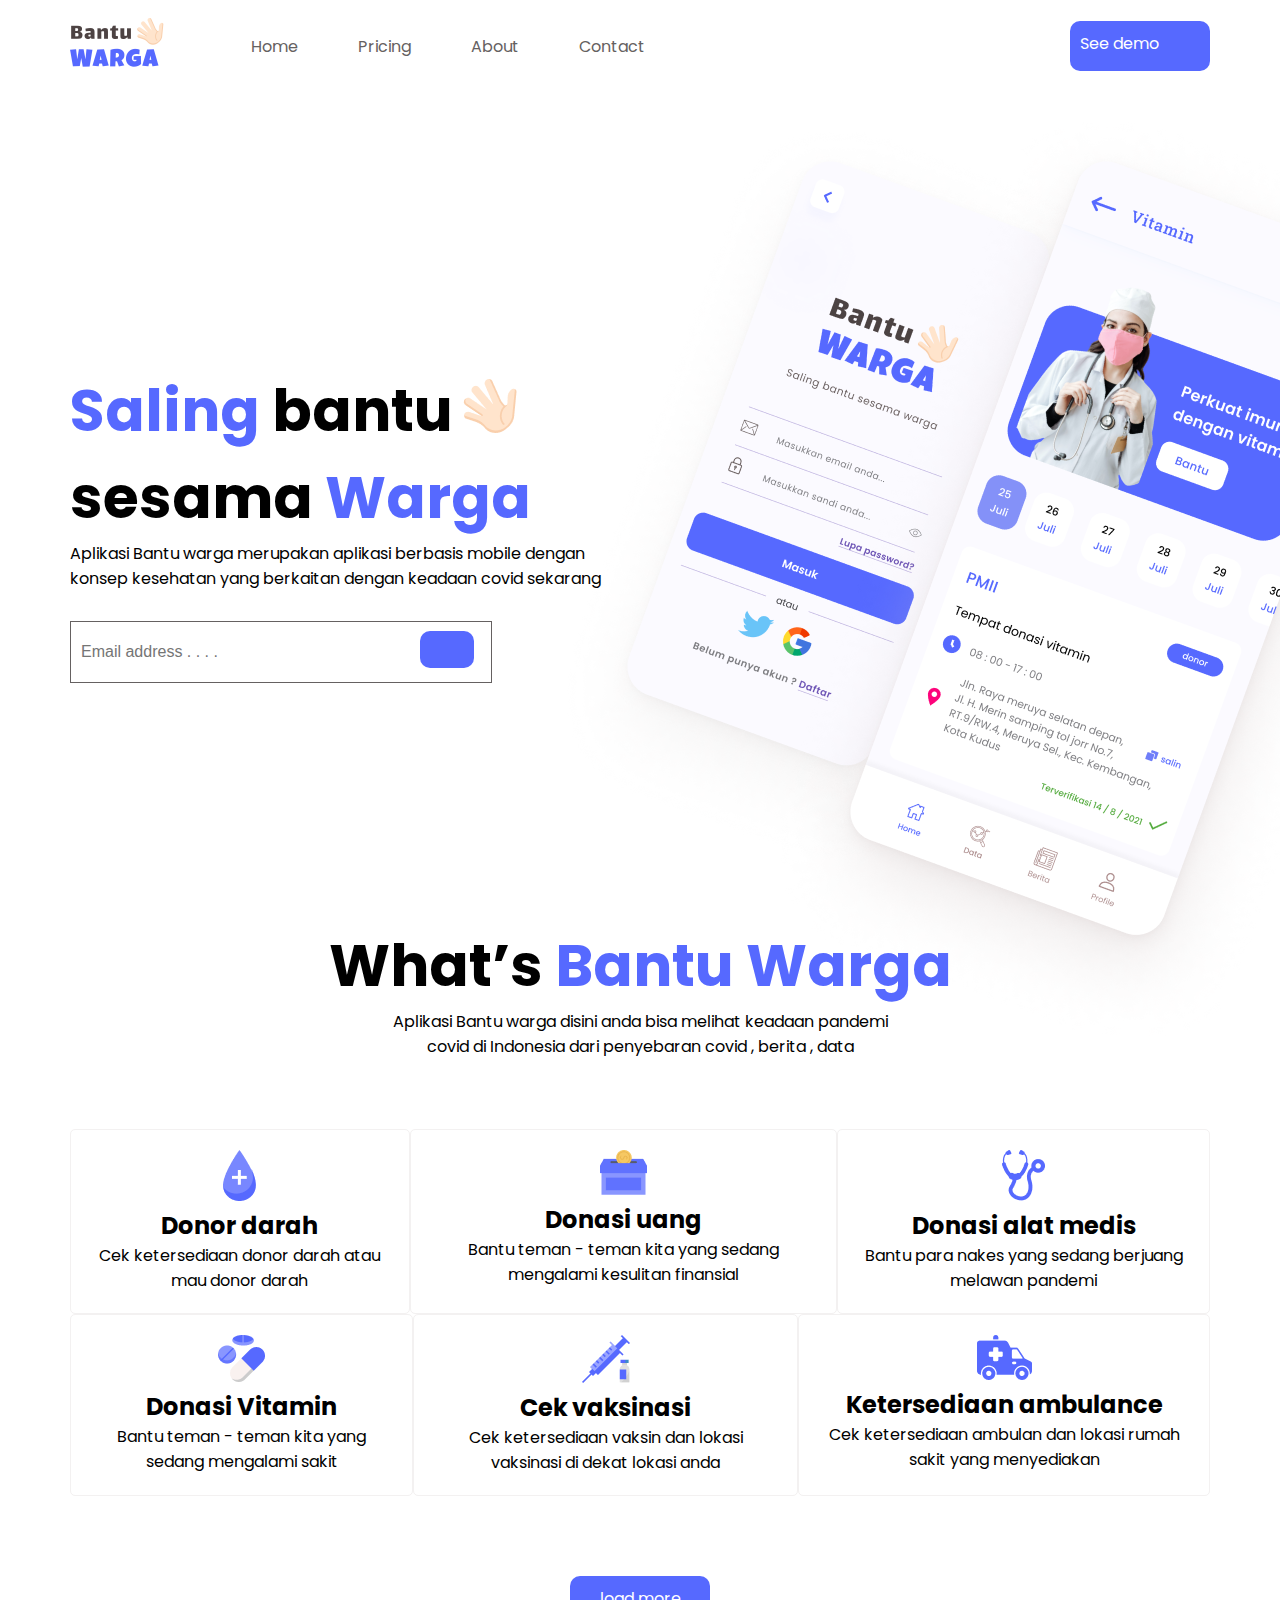
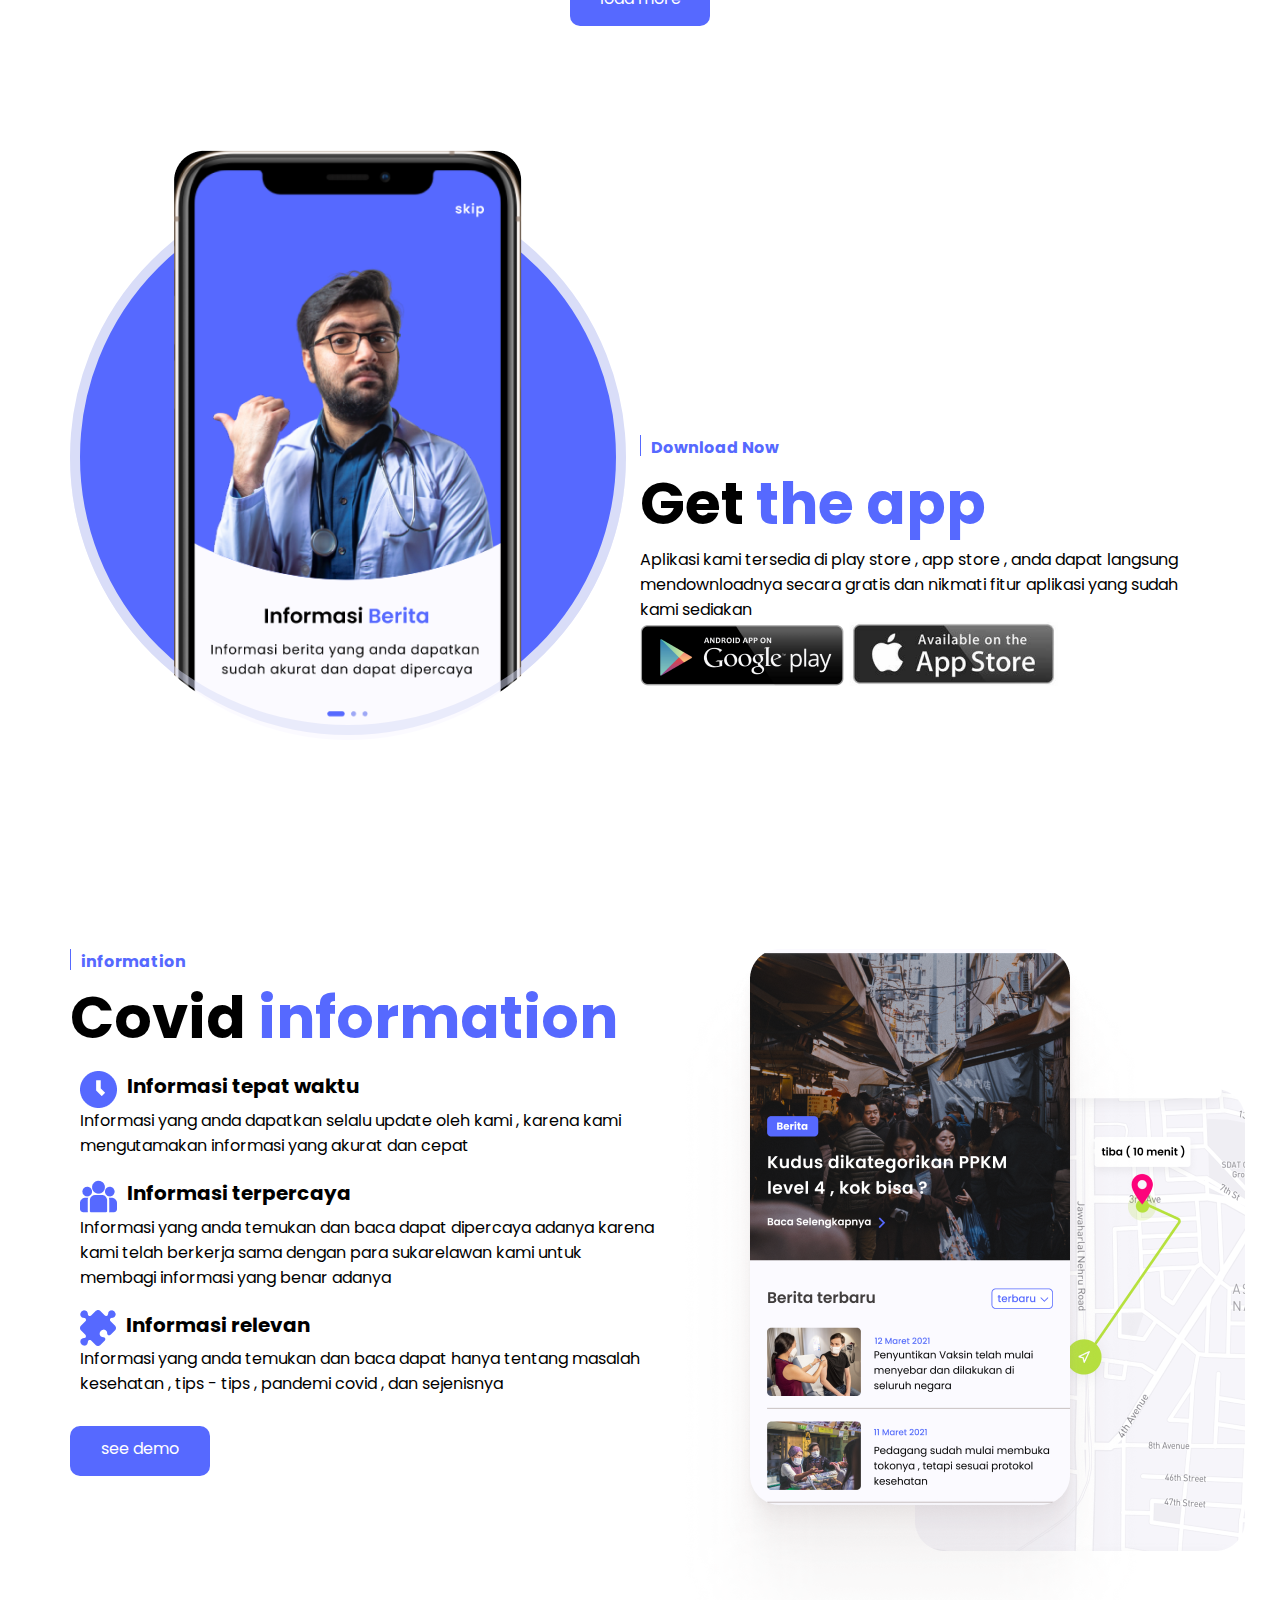
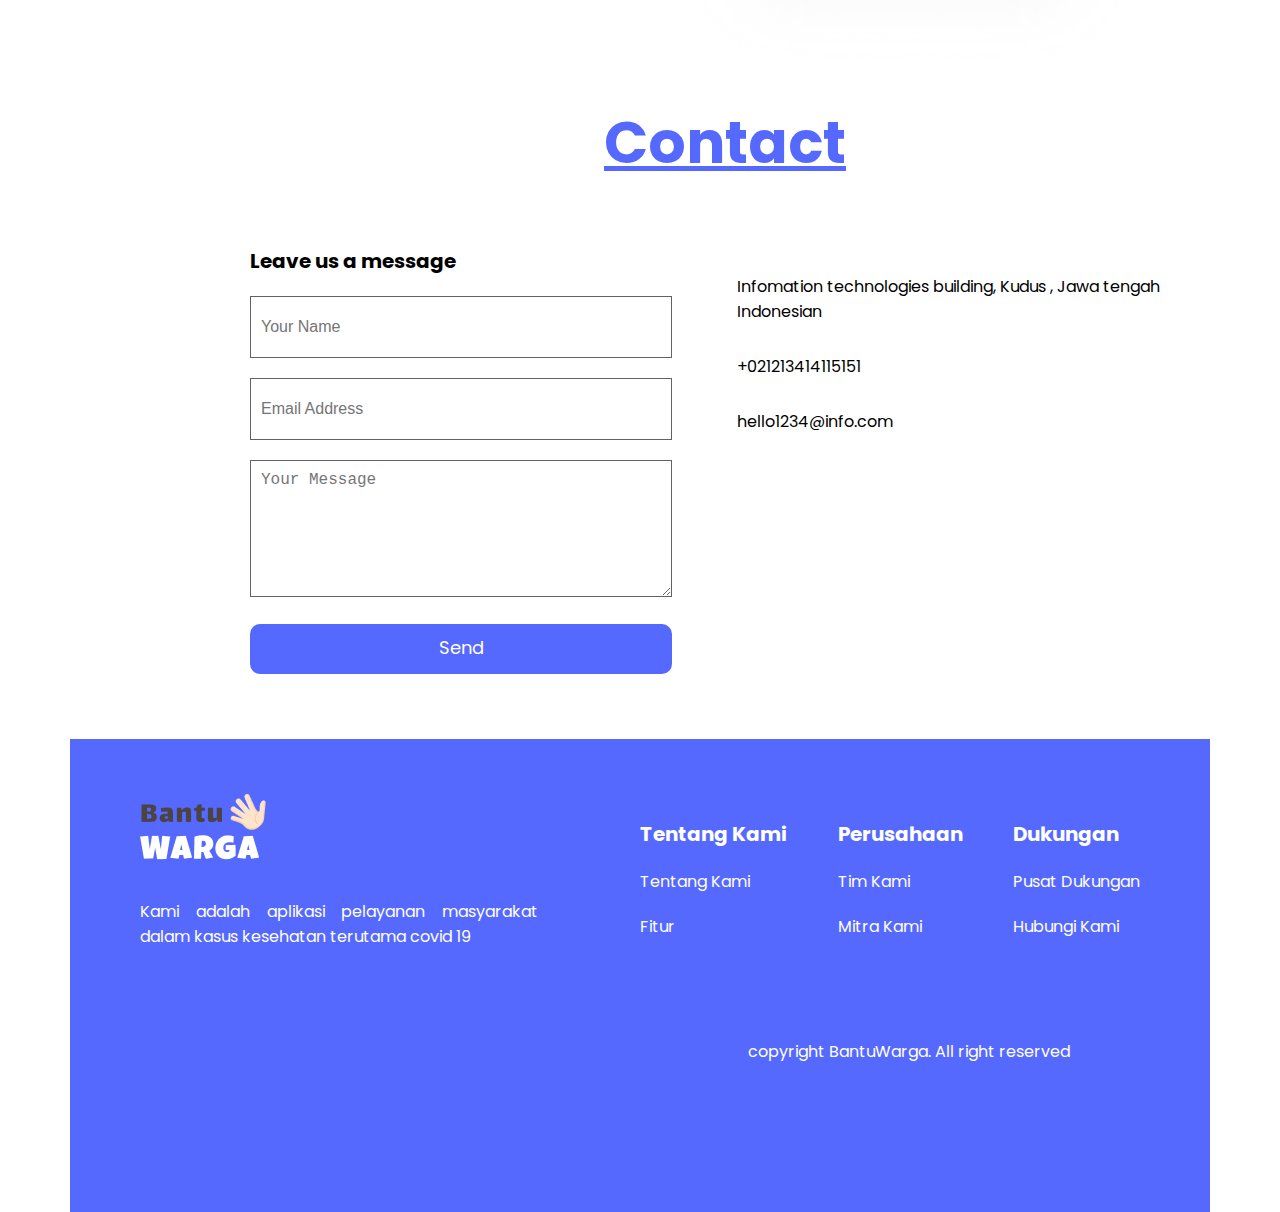
<file: index.html>
<!DOCTYPE html>
<html lang="en">

<head>
    <meta charset="UTF-8">
    <meta http-equiv="X-UA-Compatible" content="IE=edge">
    <meta name="viewport" content="width=device-width, initial-scale=1.0">
    <title>Css Project</title>
    <link rel="stylesheet" href="https://cdnjs.cloudflare.com/ajax/libs/font-awesome/6.4.0/css/all.min.css" integrity="sha512-iecdLmaskl7CVkqkXNQ/ZH/XLlvWZOJyj7Yy7tcenmpD1ypASozpmT/E0iPtmFIB46ZmdtAc9eNBvH0H/ZpiBw==" crossorigin="anonymous" referrerpolicy="no-referrer" />
    <link rel="stylesheet" href="./css/style.css">
</head>

<body>
    <!-- Header Area Start -->
    <header class="header-area">
        <div class="header">
            <div class="logo-area">
                <img src="./images/i1.png" alt="header-logo" class="logo1">
            </div>

            <nav class="main-manu">
                <ul>
                    <li><a href="#">Home</a></li>
                    <li><a href="#">Pricing</a></li>
                    <li><a href="#">About</a></li>
                    <li><a href="#">Contact</a></li>
                </ul>
            </nav>

            <div class="button-area">
                <a href="#" class="button">See demo</a>
            </div>
        </div>
    </header>
    <!-- Header Area End -->

    <!-- Hero Area Start -->
    <div class="hero-area">
        <div class="hero">
            <div class="text-area">
                <h1>
                  <span>Saling</span> bantu 
                  <img src="./images/hello 1.png" alt="hello image"><br>
                  sesama <span>Warga</span>
                </h1>
                <p>
                    Aplikasi Bantu warga merupakan aplikasi berbasis mobile dengan <br>
                    konsep kesehatan yang berkaitan dengan keadaan covid sekarang
                </p>
                <div class="text-area-form">
                    <input class="name" type="Username" name="Username" id="Username" placeholder="Email address . . . . ">
                    <a href="#" class="button"><i class="fa-solid fa-arrow-right"></i></a>
                </div>
            </div>
            <div class="image-area">
                <img src="./images/i2.png" alt="image" class="image2">
                <img src="./images/i3.png" alt="image" class="image3">
            </div>
        </div>
    </div>
    <!-- Hero Area End -->

    <!-- Info Area Start -->
    <div class="info-area">
        <div class="info">
            <div class="info-head">
                <h1>What’s <span>Bantu Warga </span></h1>
                <p>
                    Aplikasi Bantu warga disini anda bisa melihat keadaan pandemi <br> 
                    covid di Indonesia dari penyebaran covid , berita , data  
                </p>
            </div>
            <div class="info-details">
                <div class="info-details-1">
                    <div class="g-info">
                        <div class="info-logo">
                            <img src="./images/i4.png" alt="info-logo">
                        </div>
                        <div class="info-text">
                            <h2>Donor darah</h2>
                            <p>Cek ketersediaan donor darah atau mau donor darah</p>
                        </div>
                    </div>
                    <div class="g-info">
                        <div class="info-logo">
                            <img src="./images/i5.png" alt="info-logo">
                        </div>
                        <div class="info-text">
                            <h2>Donasi uang</h2>
                            <p>Bantu teman - teman kita yang sedang mengalami kesulitan finansial</p>
                        </div>
                    </div>
                    <div class="g-info">
                        <div class="info-logo">
                            <img src="./images/i6.png" alt="info-logo">
                        </div>
                        <div class="info-text">
                            <h2>Donasi alat medis</h2>
                            <p>Bantu para nakes yang sedang berjuang melawan pandemi</p>
                        </div>
                    </div>
                </div>
                <div class="info-details-2">
                    <div class="g-info">
                        <div class="info-logo">
                            <img src="./images/i7.png" alt="info-logo">
                        </div>
                        <div class="info-text">
                            <h2>Donasi Vitamin</h2>
                            <p>Bantu teman - teman kita yang sedang mengalami sakit </p>
                        </div>
                    </div>
                    <div class="g-info">
                        <div class="info-logo">
                            <img src="./images/i8.png" alt="info-logo">
                        </div>
                        <div class="info-text">
                            <h2>Cek vaksinasi</h2>
                            <p>Cek ketersediaan vaksin dan lokasi vaksinasi di dekat lokasi anda</p>
                        </div>
                    </div>
                    <div class="g-info">
                        <div class="info-logo">
                            <img src="./images/i9.png" alt="info-logo">
                        </div>
                        <div class="info-text">
                            <h2>Ketersediaan ambulance</h2>
                            <p>Cek ketersediaan ambulan dan lokasi rumah sakit yang menyediakan</p>
                        </div>
                    </div>
                </div>
            </div>

            <div class="info-button">
                <a href="#" class="button">load more</a>
            </div>
        </div>
        
    </div>
    <!-- Info Area End -->

    <!-- Promotion Area Start -->
    <div class="promotion-area">
        <div class="promotion">
            <div class="promtion-image">
                <div class="background-image"></div>
                <div class="image">
                    <img src="./images/i10.png" alt="promotion image">
                </div>
                <div class="background-image-border"></div>
            </div>
            <div class="promotion-text">
                <div class="pmn-text-top">
                    <div></div>
                    <h3>Download Now</h3>
                </div>
                <div class="pmn-text">
                  <h1>Get <nav>the app</nav></h1>
                  <p>
                     Aplikasi kami tersedia di play store , app store , anda dapat 
                     langsung mendownloadnya secara gratis dan nikmati fitur 
                    aplikasi yang sudah kami sediakan
                  </p>
                </div>
                <div class="pmn-bottom">
                    <img src="./images/i11.png" alt="pmn image">
                    <img src="./images/i12.png" alt="pmn image">
                </div>
            </div>
        </div>
    </div>
    <!-- Promotion Area End -->

    <!-- Covid Info Area Start -->
    <div class="covid-info-area">
        <div class="covid-info">
            <div class="covid-info-text">
                <div class="covid-info-top">
                    <div></div>
                    <h3>information</h3>
                </div>
                <div class="covid-info-head">
                    <h1>Covid <nav>information</nav></h1>
                </div>
                <div class="covid-info-details">
                    <div class="c-info">
                        <div class="details-head">
                            <img src="./images/i13.png" alt="info image">
                            <h3>Informasi tepat waktu</h3>
                        </div>
                        <p>
                            Informasi yang anda dapatkan selalu update oleh kami , karena 
                            kami mengutamakan informasi yang akurat dan cepat 
                        </p>
                    </div>
                    <div class="c-info">
                        <div class="details-head">
                            <img src="./images/i14.png" alt="info image">
                            <h3>Informasi terpercaya</h3>
                        </div>
                        <p>
                            Informasi yang anda temukan dan baca dapat dipercaya adanya 
                            karena kami telah berkerja sama dengan para sukarelawan kami
                            untuk membagi informasi yang benar adanya
                        </p>
                    </div>
                    <div class="c-info">
                        <div class="details-head">
                            <img src="./images/i15.png" alt="info image">
                            <h3>Informasi relevan</h3>
                        </div>
                        <p>
                            Informasi yang anda temukan dan baca dapat hanya tentang 
                            masalah kesehatan , tips - tips , pandemi covid , dan sejenisnya
                        </p>
                    </div>
                </div>
                <div class="covid-info-btn">
                    <a href="#" class="button">see demo</a>
                </div>
            </div>
            <div class="covid-info-image">
                <img src="./images/i17.png" alt="covid info image" class="covid-image-1">
                <img src="./images/i16.png" alt="covid info image" class="covid-image-2">
            </div>
        </div>
    </div>
    <!-- Covid Info Area End -->

    <!-- Contact Area Start -->
    <div class="contact-area">
        <div class="contact">
            <div class="contact-head">
                <h1>Contact</h1>
            </div>
           <div class="contact-info">
            <div class="contact-form">
                <div class="contact-form-head">
                    <h3>Leave us a message</h3>
                </div>
                <div>
                    <input class="name" type="Username" name="Username" id="Username" placeholder="Your Name">
                </div>
                  
                <div >
                    <input class="email" type="Email" name="Email" id="Email" placeholder="Email Address">
                </div>

                <div >
                    <textarea id="message" rows="10" placeholder="Your Message" class="message"></textarea>
                </div>
                <div class="contact-btn">
                    <a href="#" class="button">Send</a>
                </div>
            </div>
            <div class="contact-info-details">
                <ul>
                    <li>
                        <i class="fa-solid fa-location-dot"></i>
                        <p>
                            Infomation technologies building,
                            Kudus , Jawa tengah Indonesian
                        </p>
                    </li>
                    <li>
                        <i class="fa-solid fa-phone"></i>
                        <p>+021213414115151</p>
                    </li>
                    <li>
                        <i class="fa-solid fa-envelope"></i>
                        <p>hello1234@info.com</p>
                    </li>
                    <li>
                        <i class="fa-brands fa-youtube"></i>
                        <i class="fa-brands fa-instagram"></i>
                        <i class="fa-brands fa-facebook"></i>
                        <i class="fa-brands fa-twitter"></i>
                    </li>
                </ul>
                <div class="map">
                    <iframe src="https://www.google.com/maps/embed?pb=!1m18!1m12!1m3!1d14604.462637539878!2d90.39441833913072!3d23.778895394653382!2m3!1f0!2f0!3f0!3m2!1i1024!2i768!4f13.1!3m3!1m2!1s0x3755c77094eace8b%3A0x1cd8c2d9239b6cb7!2sMohakhali%2C%20Dhaka%201212!5e0!3m2!1sen!2sbd!4v1690015995554!5m2!1sen!2sbd" width="350" height="155" style="border:0;" allowfullscreen="" loading="lazy" referrerpolicy="no-referrer-when-downgrade"></iframe>
                </div>
            </div>

        </div>
    </div>    
    </div>
    <!-- Contact Area End -->

    <!-- Footer Area Start -->
    <div class="footer-area">
        <div class="footer">
            <div class="footer-info">
                <div class="footer-logo">
                    <img src="./images/i18.png" alt="">
                </div>
                <div class="footer-desc">
                    <p>
                        Kami adalah  aplikasi pelayanan
                        masyarakat dalam kasus kesehatan
                        terutama covid 19
                    </p>
                </div>
            </div>

            <div class="footer-list">
                <div class="list">
                    <ul>
                        <li><h3>Tentang Kami</h3></li>
                        <li>Tentang Kami</li>
                        <li>Fitur</li>
                    </ul>
                </div>
                <div class="list">
                    <ul>
                        <li><h3>Perusahaan</h3></li>
                        <li>Tim Kami</li>
                        <li>Mitra Kami</li>
                    </ul>
                </div>
                <div class="list">
                    <ul>
                        <li><h3>Dukungan</h3></li>
                        <li>Pusat Dukungan</li>
                        <li>Hubungi Kami</li>
                    </ul>
                </div>
            </div>
        </div>
        <div class="footer-bottom">
            <div class="footer-bottom-icon">
                <i class="fa-brands fa-facebook"></i>
                <i class="fa-brands fa-twitter"></i>
                <i class="fa-brands fa-instagram"></i>
            </div>
            <div class="footer-bottom-copy">
                <p>copyright BantuWarga. All right reserved</p>
            </div>
        </div>
    </div>
    <!-- Footer Area End -->

</body>

</html>
</file>
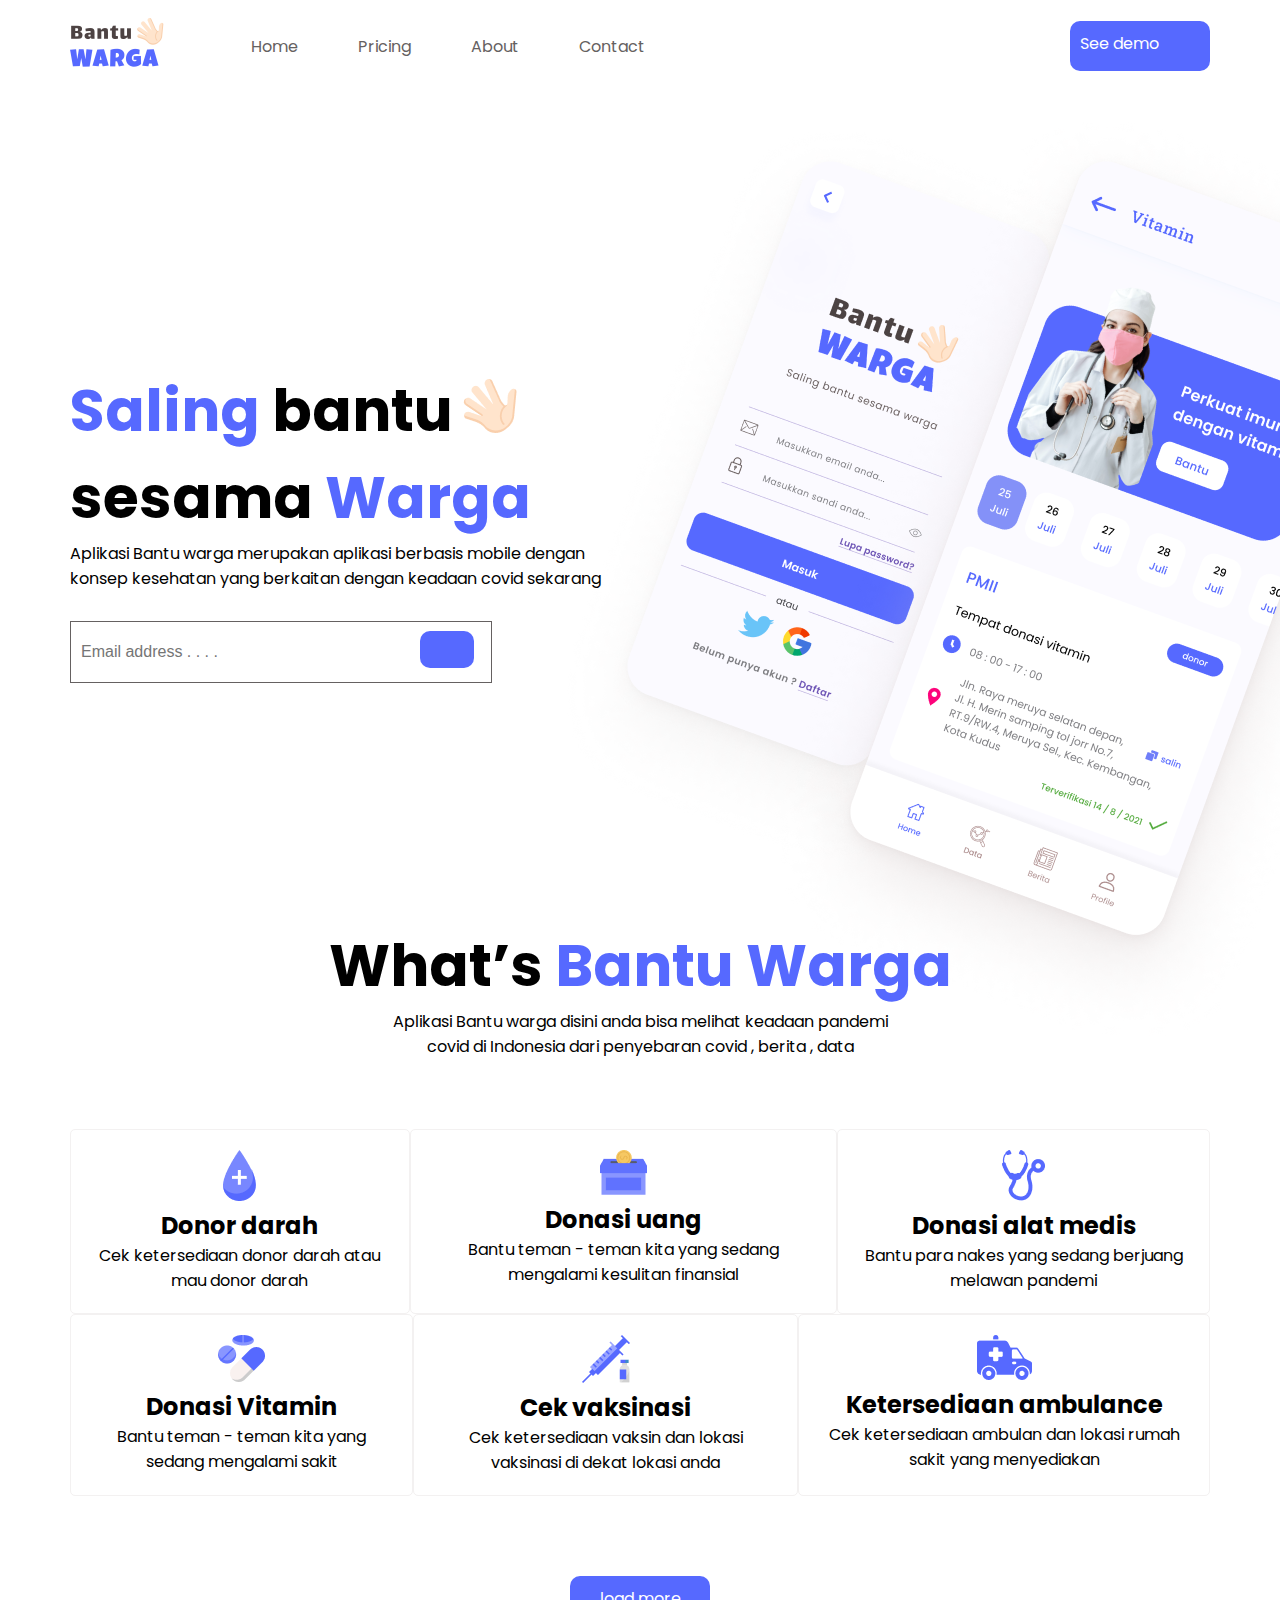
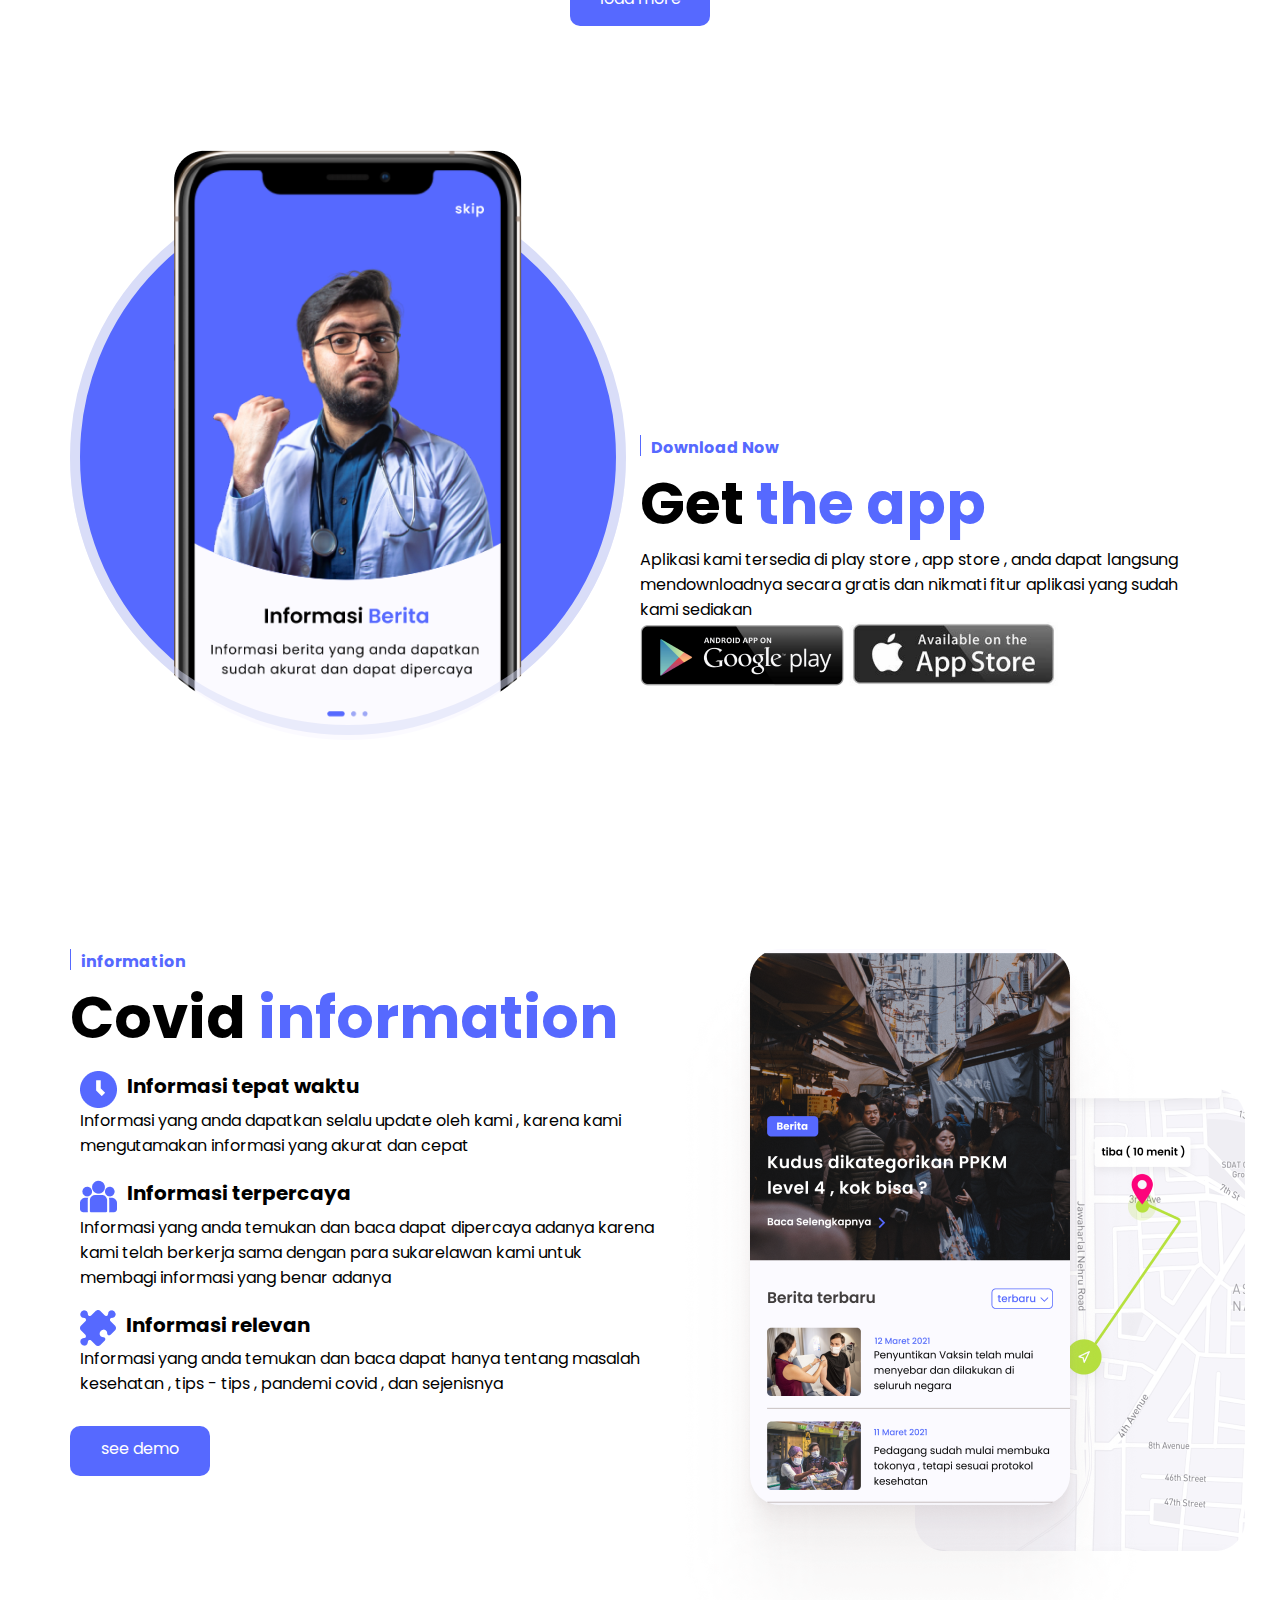
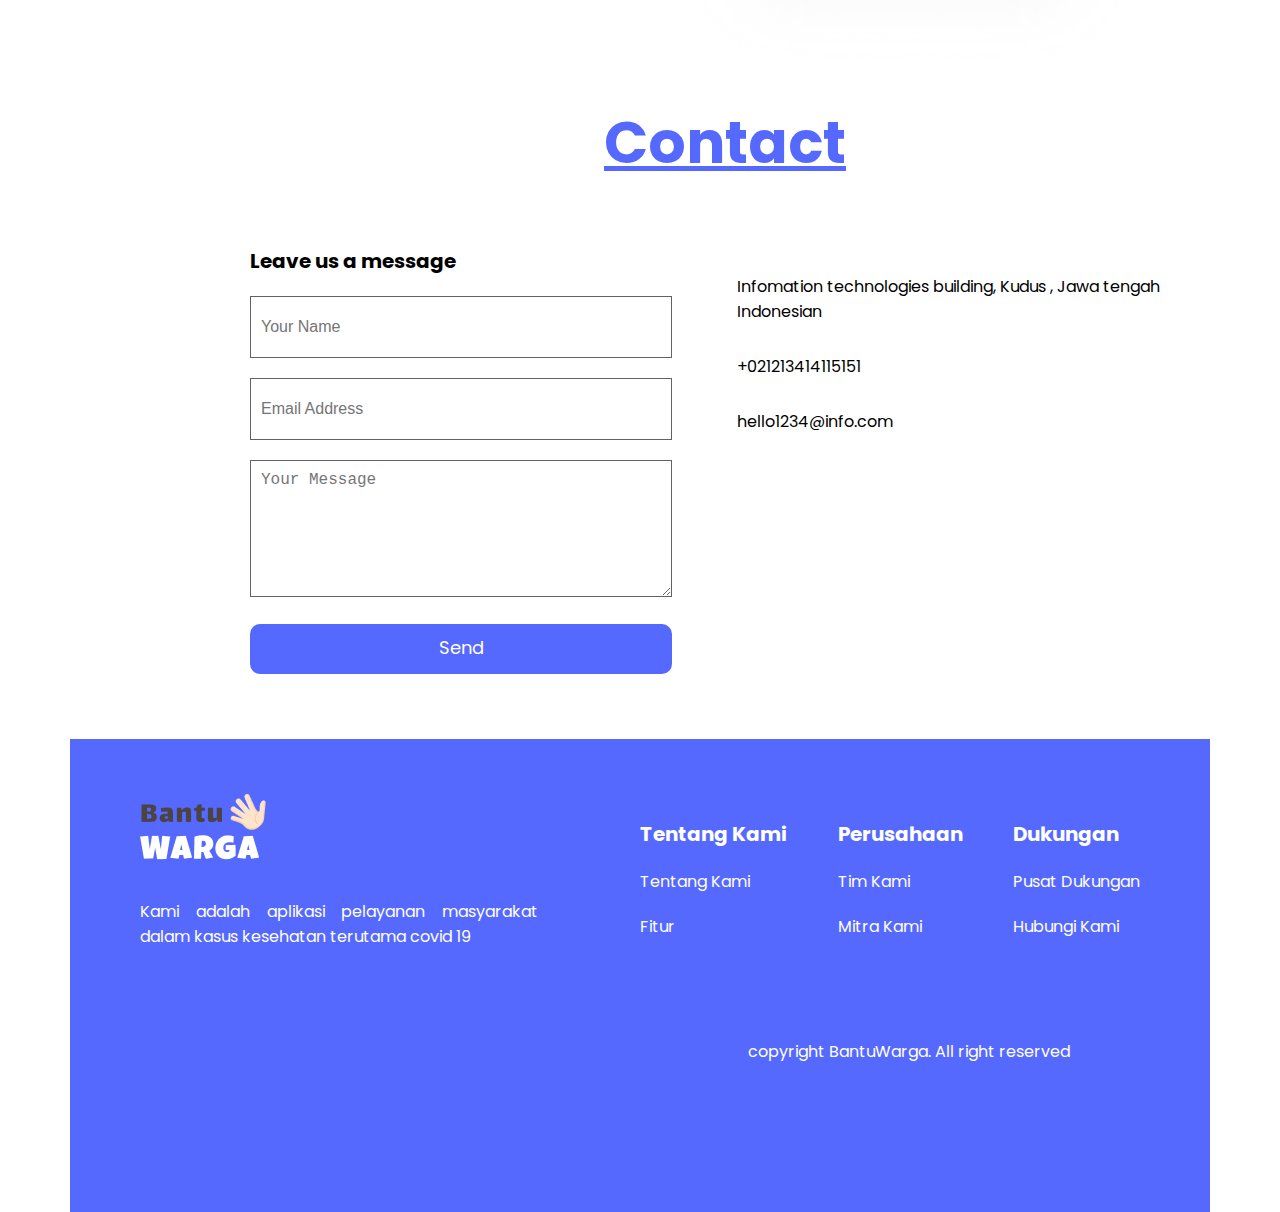
<file: index1.html>
<!DOCTYPE html>
<html lang="en">

<head>
    <meta charset="UTF-8">
    <meta http-equiv="X-UA-Compatible" content="IE=edge">
    <meta name="viewport" content="width=device-width, initial-scale=1.0">
    <title>Css Project</title>
    <link rel="stylesheet" href="https://cdnjs.cloudflare.com/ajax/libs/font-awesome/6.4.0/css/all.min.css" integrity="sha512-iecdLmaskl7CVkqkXNQ/ZH/XLlvWZOJyj7Yy7tcenmpD1ypASozpmT/E0iPtmFIB46ZmdtAc9eNBvH0H/ZpiBw==" crossorigin="anonymous" referrerpolicy="no-referrer" />
    <link rel="stylesheet" href="./css/style.css">
</head>

<body>
    <!-- Header Area Start -->
    <header class="header-area">
        <div class="header">
            <div class="logo-area">
                <img src="./images/i1.png" alt="header-logo" class="logo1">
            </div>

            <nav class="main-manu">
                <ul>
                    <li><a href="#">Home</a></li>
                    <li><a href="#">Pricing</a></li>
                    <li><a href="#">About</a></li>
                    <li><a href="#">Contact</a></li>
                </ul>
            </nav>

            <div class="button-area">
                <a href="#" class="button">See demo</a>
            </div>
        </div>
    </header>
    <!-- Header Area End -->

    <!-- Hero Area Start -->
    <div class="hero-area">
        <div class="hero">
            <div class="text-area">
                <h1>
                  <span>Saling</span> bantu 
                  <img src="./images/hello 1.png" alt="hello image"><br>
                  sesama <span>Warga</span>
                </h1>
                <p>
                    Aplikasi Bantu warga merupakan aplikasi berbasis mobile dengan <br>
                    konsep kesehatan yang berkaitan dengan keadaan covid sekarang
                </p>
                <div class="text-area-form">
                    <input class="name" type="Username" name="Username" id="Username" placeholder="Email address . . . . ">
                    <a href="#" class="button"><i class="fa-solid fa-arrow-right"></i></a>
                </div>
            </div>
            <div class="image-area">
                <img src="./images/i2.png" alt="image" class="image2">
                <img src="./images/i3.png" alt="image" class="image3">
            </div>
        </div>
    </div>
    <!-- Hero Area End -->

    <!-- Info Area Start -->
    <div class="info-area">
        <div class="info">
            <div class="info-head">
                <h1>What’s <span>Bantu Warga </span></h1>
                <p>
                    Aplikasi Bantu warga disini anda bisa melihat keadaan pandemi <br> 
                    covid di Indonesia dari penyebaran covid , berita , data  
                </p>
            </div>
            <div class="info-details">
                <div class="info-details-1">
                    <div class="g-info">
                        <div class="info-logo">
                            <img src="./images/i4.png" alt="info-logo">
                        </div>
                        <div class="info-text">
                            <h2>Donor darah</h2>
                            <p>Cek ketersediaan donor darah atau mau donor darah</p>
                        </div>
                    </div>
                    <div class="g-info">
                        <div class="info-logo">
                            <img src="./images/i5.png" alt="info-logo">
                        </div>
                        <div class="info-text">
                            <h2>Donasi uang</h2>
                            <p>Bantu teman - teman kita yang sedang mengalami kesulitan finansial</p>
                        </div>
                    </div>
                    <div class="g-info">
                        <div class="info-logo">
                            <img src="./images/i6.png" alt="info-logo">
                        </div>
                        <div class="info-text">
                            <h2>Donasi alat medis</h2>
                            <p>Bantu para nakes yang sedang berjuang melawan pandemi</p>
                        </div>
                    </div>
                </div>
                <div class="info-details-2">
                    <div class="g-info">
                        <div class="info-logo">
                            <img src="./images/i7.png" alt="info-logo">
                        </div>
                        <div class="info-text">
                            <h2>Donasi Vitamin</h2>
                            <p>Bantu teman - teman kita yang sedang mengalami sakit </p>
                        </div>
                    </div>
                    <div class="g-info">
                        <div class="info-logo">
                            <img src="./images/i8.png" alt="info-logo">
                        </div>
                        <div class="info-text">
                            <h2>Cek vaksinasi</h2>
                            <p>Cek ketersediaan vaksin dan lokasi vaksinasi di dekat lokasi anda</p>
                        </div>
                    </div>
                    <div class="g-info">
                        <div class="info-logo">
                            <img src="./images/i9.png" alt="info-logo">
                        </div>
                        <div class="info-text">
                            <h2>Ketersediaan ambulance</h2>
                            <p>Cek ketersediaan ambulan dan lokasi rumah sakit yang menyediakan</p>
                        </div>
                    </div>
                </div>
            </div>

            <div class="info-button">
                <a href="#" class="button">load more</a>
            </div>
        </div>
        
    </div>
    <!-- Info Area End -->

    <!-- Promotion Area Start -->
    <div class="promotion-area">
        <div class="promotion">
            <div class="promtion-image">
                <div class="background-image"></div>
                <div class="image">
                    <img src="./images/i10.png" alt="promotion image">
                </div>
                <div class="background-image-border"></div>
            </div>
            <div class="promotion-text">
                <div class="pmn-text-top">
                    <div></div>
                    <h3>Download Now</h3>
                </div>
                <div class="pmn-text">
                  <h1>Get <nav>the app</nav></h1>
                  <p>
                     Aplikasi kami tersedia di play store , app store , anda dapat 
                     langsung mendownloadnya secara gratis dan nikmati fitur 
                    aplikasi yang sudah kami sediakan
                  </p>
                </div>
                <div class="pmn-bottom">
                    <img src="./images/i11.png" alt="pmn image">
                    <img src="./images/i12.png" alt="pmn image">
                </div>
            </div>
        </div>
    </div>
    <!-- Promotion Area End -->

    <!-- Covid Info Area Start -->
    <div class="covid-info-area">
        <div class="covid-info">
            <div class="covid-info-text">
                <div class="covid-info-top">
                    <div></div>
                    <h3>information</h3>
                </div>
                <div class="covid-info-head">
                    <h1>Covid <nav>information</nav></h1>
                </div>
                <div class="covid-info-details">
                    <div class="c-info">
                        <div class="details-head">
                            <img src="./images/i13.png" alt="info image">
                            <h3>Informasi tepat waktu</h3>
                        </div>
                        <p>
                            Informasi yang anda dapatkan selalu update oleh kami , karena 
                            kami mengutamakan informasi yang akurat dan cepat 
                        </p>
                    </div>
                    <div class="c-info">
                        <div class="details-head">
                            <img src="./images/i14.png" alt="info image">
                            <h3>Informasi terpercaya</h3>
                        </div>
                        <p>
                            Informasi yang anda temukan dan baca dapat dipercaya adanya 
                            karena kami telah berkerja sama dengan para sukarelawan kami
                            untuk membagi informasi yang benar adanya
                        </p>
                    </div>
                    <div class="c-info">
                        <div class="details-head">
                            <img src="./images/i15.png" alt="info image">
                            <h3>Informasi relevan</h3>
                        </div>
                        <p>
                            Informasi yang anda temukan dan baca dapat hanya tentang 
                            masalah kesehatan , tips - tips , pandemi covid , dan sejenisnya
                        </p>
                    </div>
                </div>
                <div class="covid-info-btn">
                    <a href="#" class="button">see demo</a>
                </div>
            </div>
            <div class="covid-info-image">
                <img src="./images/i17.png" alt="covid info image" class="covid-image-1">
                <img src="./images/i16.png" alt="covid info image" class="covid-image-2">
            </div>
        </div>
    </div>
    <!-- Covid Info Area End -->

    <!-- Contact Area Start -->
    <div class="contact-area">
        <div class="contact">
            <div class="contact-head">
                <h1>Contact</h1>
            </div>
           <div class="contact-info">
            <div class="contact-form">
                <div class="contact-form-head">
                    <h3>Leave us a message</h3>
                </div>
                <div>
                    <input class="name" type="Username" name="Username" id="Username" placeholder="Your Name">
                </div>
                  
                <div >
                    <input class="email" type="Email" name="Email" id="Email" placeholder="Email Address">
                </div>

                <div >
                    <textarea id="message" rows="10" placeholder="Your Message" class="message"></textarea>
                </div>
                <div class="contact-btn">
                    <a href="#" class="button">Send</a>
                </div>
            </div>
            <div class="contact-info-details">
                <ul>
                    <li>
                        <i class="fa-solid fa-location-dot"></i>
                        <p>
                            Infomation technologies building,
                            Kudus , Jawa tengah Indonesian
                        </p>
                    </li>
                    <li>
                        <i class="fa-solid fa-phone"></i>
                        <p>+021213414115151</p>
                    </li>
                    <li>
                        <i class="fa-solid fa-envelope"></i>
                        <p>hello1234@info.com</p>
                    </li>
                    <li>
                        <i class="fa-brands fa-youtube"></i>
                        <i class="fa-brands fa-instagram"></i>
                        <i class="fa-brands fa-facebook"></i>
                        <i class="fa-brands fa-twitter"></i>
                    </li>
                </ul>
                <div class="map">
                    <iframe src="https://www.google.com/maps/embed?pb=!1m18!1m12!1m3!1d14604.462637539878!2d90.39441833913072!3d23.778895394653382!2m3!1f0!2f0!3f0!3m2!1i1024!2i768!4f13.1!3m3!1m2!1s0x3755c77094eace8b%3A0x1cd8c2d9239b6cb7!2sMohakhali%2C%20Dhaka%201212!5e0!3m2!1sen!2sbd!4v1690015995554!5m2!1sen!2sbd" width="350" height="155" style="border:0;" allowfullscreen="" loading="lazy" referrerpolicy="no-referrer-when-downgrade"></iframe>
                </div>
            </div>

        </div>
    </div>    
    </div>
    <!-- Contact Area End -->

    <!-- Footer Area Start -->
    <div class="footer-area">
        <div class="footer">
            <div class="footer-info">
                <div class="footer-logo">
                    <img src="./images/i18.png" alt="">
                </div>
                <div class="footer-desc">
                    <p>
                        Kami adalah  aplikasi pelayanan
                        masyarakat dalam kasus kesehatan
                        terutama covid 19
                    </p>
                </div>
            </div>

            <div class="footer-list">
                <div class="list">
                    <ul>
                        <li><h3>Tentang Kami</h3></li>
                        <li>Tentang Kami</li>
                        <li>Fitur</li>
                    </ul>
                </div>
                <div class="list">
                    <ul>
                        <li><h3>Perusahaan</h3></li>
                        <li>Tim Kami</li>
                        <li>Mitra Kami</li>
                    </ul>
                </div>
                <div class="list">
                    <ul>
                        <li><h3>Dukungan</h3></li>
                        <li>Pusat Dukungan</li>
                        <li>Hubungi Kami</li>
                    </ul>
                </div>
            </div>
        </div>
        <div class="footer-bottom">
            <div class="footer-bottom-icon">
                <i class="fa-brands fa-facebook"></i>
                <i class="fa-brands fa-twitter"></i>
                <i class="fa-brands fa-instagram"></i>
            </div>
            <div class="footer-bottom-copy">
                <p>copyright BantuWarga. All right reserved</p>
            </div>
        </div>
    </div>
    <!-- Footer Area End -->

</body>

</html>
</file>
<file: css/style.css>
/* Common Style Start */
@import url('https://fonts.googleapis.com/css2?family=Pacifico&family=Poppins:wght@600&display=swap');

* {
    margin: 0;
    padding: 0;
    box-sizing: border-box;
    list-style-type: none;
    text-decoration: none;
    outline: 0;
}

h1{
    font-size: 58px;
}
h3{
    font-size: 20px;
    font-weight: 700;
}
p{
    font-size: 16px;
    font-weight: 400;
}

html {
    background-color: #fff;
    font-size: 1rem;
    scroll-behavior: smooth;
    font-family: 'Poppins', sans-serif;
}

/* Common Style End */

/* Header-Area Start */
.header {
    display: flex;
    flex-direction: row;
    justify-content: space-between;
    align-items: center;
    height: 92px;
    width: 1140px;
    margin: auto;
}

.logo1 {
    height: 62px;
    width: 101px;
}

.main-manu {
    width: 100%;
    padding-left: 50px;
}

.main-manu ul {
    display: flex;
    flex-direction: row;
    align-items: center;
}

.main-manu ul li {
    list-style: none;
    display: inline-block;

}

.main-manu ul li a {
    text-decoration: none;
    color: #656161;
    padding: 10px 30px;
}

.main-manu ul li a:hover {
    color: #5669FF;
}


.button {
    color: #fff;
    background-color: #5669FF;
    height: 50px;
    width: 140px;
    border-radius: 10px;
    padding: 10px;
    display: inline-block;
}

/* Header-Area End */

/* Hero-Area Start */
.hero-area{
    padding-top: 20px;
    display: block;
}
.hero{
    width: 1140px;
    height: 810px;
    margin: auto;
    display: flex;
    align-items: center;
}
.text-area{
    width: 600px;
    height: 300px;
    position: relative;
}
.text-area-form{
    height: 405px;
    width: 56px;
    position: relative;
    margin-top:30px;
}
.text-area-form a{
    width: 54px;
    height: 37px;
    text-align: center;
    position: absolute;
    left: 350px;
    top: 10px;
}
.text-area h1{
    font-size: 58px;
}
.text-area img{
    position: absolute;
}
span{
    color:  #5669FF;
}
.image-area{
    display: flex;
    position: relative;
    width: 570px;
    height: 810px;
    margin-right: 0;
   
}
.image2{
    position: absolute;
    top: 0;
    right: 80px;
}
.image3{
    position: absolute;
    right: -80px;
}
/* Hero-Area End */

/* Info-Area Start */
.info-area{
    height: 857px;
    width: 1140px;
    margin: auto;
}
.info-head{
    text-align: center;
}
.info-head p{
    text-align: center;
}
.info-head h1{
    font-size: 58px
}
.info-details{
    display: flex;
    flex-direction: column;
    padding-top: 70px;
    justify-content: center;
    align-items: center;
    text-align: center;
}
.info-details-1{
    display: flex;
    flex-direction: row;
}
.info-details-2{
    display: flex;
    flex-direction: row;
}
.g-info{
    padding: 20px;
    border: 1px solid #F3F1F1;
    border-radius: 5px;
    transition: all linear .3s;
}
.g-info:hover{
    box-shadow: 7px 10px 24px -4px rgba(0,0,0,0.75);
-webkit-box-shadow: 7px 10px 24px -4px rgba(0,0,0,0.75);
-moz-box-shadow: 7px 10px 24px -4px rgba(0,0,0,0.75);
}
.info-button{
    text-align: center;
    padding-top: 80px;
}
/* Info-Area End */

/* Promotion-Area Start */
.promotion{
    display: flex;
    flex-direction: row;
    justify-content:space-between;
    height: 770px;
    width: 1140px;
    margin: auto;

}
.promotion-text{
    width: 570px;
    height: 770px;
    display: flex;
    flex-direction: column;
    justify-content: center;
}
.promotion-image{
    position: relative;
    height: 770px;
    width: 570px;
}
.background-image{
    height: 556px;
    width: 556px;
    position: absolute;
    background-color:#5669FF;
    border-radius: 50%;
    border: 10px solid #D9DDF8;
}
.image{
    position: absolute;
    width: 556px;
    height: 590px;
    text-align: center;
    overflow: hidden;
    top: 1750px;
    border-bottom-left-radius: 50%;
    border-bottom-right-radius: 50%;
}
.background-image-border{
    height: 556px;
    width: 556px;
    position: absolute;
    border-radius: 50%;
    border-bottom: 10px solid #D9DDF8;
    opacity: 0.5;
}
.pmn-text-top{
    color: #5669FF;
    display:flex;
}
.pmn-text-top div{
    height: 20.5px;
    width: 1px;
    background-color:#5669FF;
    margin-right: 10px;
}
.pmn-text-top h3{
    font-size: 16px;
}
.pmn-text h1{
    font-size: 58px;
}
.pmn-text nav{
    display: inline-block;
    color: #5669FF;
}
/* Promotion-Area End */

/* Covid Info Area Start */
.covid-info-area{
    display: flex;
    flex-direction: row;
    justify-self: center;
    align-items: center;
    height: 750px;
    width: 1140px;
    margin: auto;
    display: block;
}
.covid-info{
    display: flex;
}
.covid-info-top{
    color: #5669FF;
    display:flex;
}
.covid-info-top div{
    height: 20.5px;
    width: 1px;
    background-color:#5669FF;
    margin-right: 10px;
}
.covid-info-top h3{
    font-size: 16px;
}

.covid-info-head nav{
    color: #5669FF;
    display: inline-block;
}
.c-info{
    padding: 10px;
}
.covid-info-btn{
    padding-top: 20px;
}
.covid-info-text{
    display: flex;
    flex-direction: column;
    width: 600px;

}
.details-head{
    display: flex;
    gap: 10px;
}
.details-head h3{
    font-size: 20px;
}
.covid-info-text a{
    text-align: center;

}
.covid-info-image{
    display: flex;
    position: relative;
}
.covid-image-1{
    position: absolute;
    left: 245px;
    top: 140px;
}
.covid-image-2{
    position: absolute;
}
/* Covid Info Area End */

/* Contact Area Start */
.contact-area{
    width: 1140px;
    width: 780px;
    margin: auto;
}
.contact{
    height: 640px;
    width: 950px;
}
.contact-info{
    display: flex;
    justify-content: center;
    align-items: center;
}
.contact-head h1{
    font-size: 58px;
    color: #5669FF;
    text-align: center;
    text-decoration: underline;
    padding-bottom: 60px;
}
.contact-form-head h3{
    font-size: 20px;
    margin-bottom: 20px;
}
.name{
    height: 62px;
    width: 422px;
    border: 1px solid #656161;
    font-size: 16px;
    margin-bottom: 20px;
    padding: 10px;
}
.email{
    height: 62px;
    width: 422px;
    border: 1px solid #656161;
    font-size: 16px;
    margin-bottom: 20px;
    padding: 10px;
}
.message{
    height: 137px;
    width: 422px;
    border: 1px solid #656161;
    font-size: 16px;
    margin-bottom: 20px;
    padding: 10px;
}
.contact-btn a{
    height: 50px;
    width: 422px;
    text-align: center;
    font-size: 18px;
}
.contact-info-details li{
    display: flex;
    gap: 10px;
    padding: 15px;
}

.map{
    margin-top: 20px;
}
.contact-info-details{
    padding: 10px;
    margin-left: 30px;
}
/* Contact Area End */

/* Footer Area Start */
.footer-area{
    height: 473px;
    width: 1140px;
    background-color: #5669FF;
    color: #fff;
    margin: auto;
}
.footer{
    display: flex;
    flex-direction: row;
    justify-content: center;
    align-items: center;
}
.footer-info{
    width: 500px;
    height: 300px;
    display: flex;
    flex-direction: column;
    justify-content: center;
}
.footer-logo{
    height: 83px;
    width: 136px;
    display: inline-block;
    margin-bottom: 30px;
}
.footer-list{
    display: flex;
    flex-direction: row;
    width: 500px;
    height: 300px;
    justify-content: space-between;
    align-items: center;
}
.footer-list h3{
    font-size: 20px;
    font-weight: 700;
}
.footer-desc p{
    text-align: justify;
    height: 94px;
    width: 398px;
}

.list li{
    padding-bottom: 20px;
}
.footer-bottom{
    display: flex;
    justify-content: space-between;
    width: 1000px;
    padding-left: 70px;
}
.footer-bottom-icon i{
   padding: 10px;
}

/* Footer Area End */
</file>
